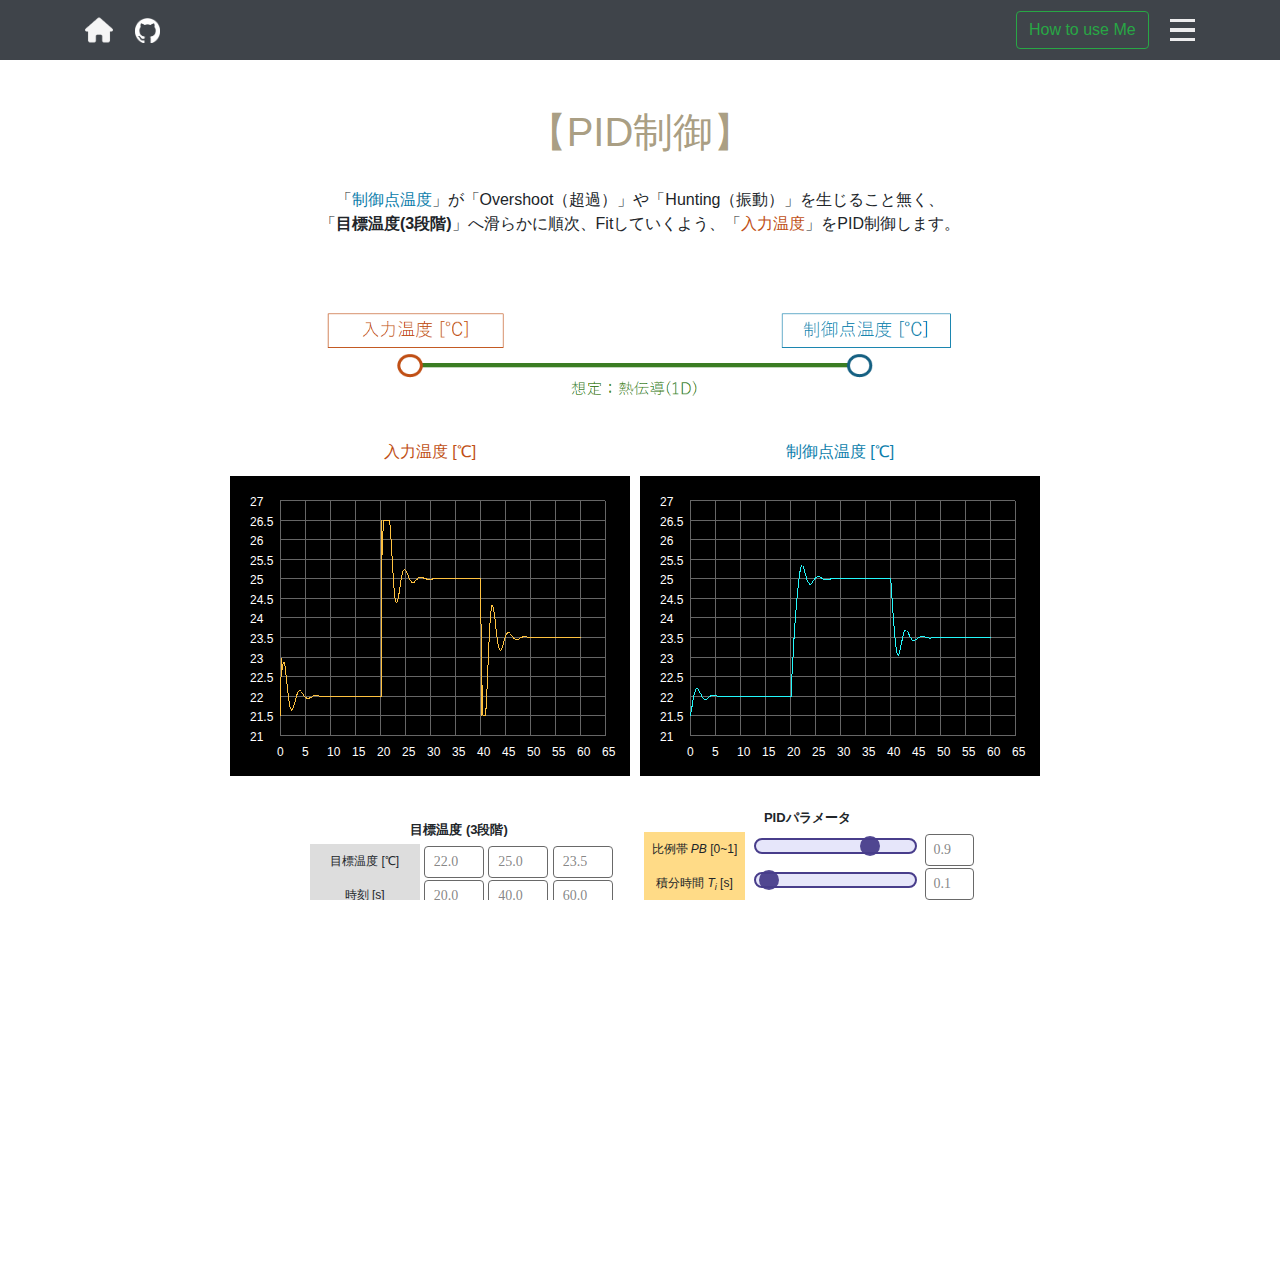
<file: index.html>
<!DOCTYPE html>
<html lang="ja">
	<head>
		<link rel="icon" type="image/vnd.microsoft.icon" href="[data-uri]">
		<meta charset="utf-8" />
		<meta name="viewport" content="width=device-width, initial-scale=1.0" />
		<!-- <meta name="viewport" content="width=1200, initial-scale=1.0" /> -->
		<title>PID制御</title>
		<style>
			* {
				margin:   0px;
				padding:  0px;
				border:   0px;
			}
			
			body {
				font-family: arial, sans-serif; 
				line-height: 20px;
			}
			
			div#footer {
				color:            #ffffff;
				background-color: #666666;
				padding: 15px 0px 15px 0px;
				clear: both;
				width: 100%;
			}
			div#footer a { text-decoration: none; }
			div#footer a:link    { color: #ffffff; background-color: #666666; }
			div#footer a:visited { color: #ffffff; background-color: #666666; }
			div#footer a:hover   { color: #ffcccc; background-color: #666666; }
			div#footer a:active  { color: #ffcccc; background-color: #666666; }
			
			.left {
				text-align: left;
				float: left;
				margin-right: 10px;
			}
			.right {
				text-align: right;
				margin-left: 10px;
			}
			.center {
				text-align: center;
			}
			
			table.center {
				text-align: center;
				margin-left:   auto; 
				margin-right:  auto; 
				margin-top: 4px;
				margin-bottom: 20px;
			}
			
			sup {
				font-size: 0.8em;
				vertical-align: 0.4em;
				line-height: 100%;
			}
			
			sub {
				font-size: 0.8em;
				vertical-align: -0.2em;
				line-height: 100%;
			}
			
			input.pid {
				border-style: inset; border-width: 2px; width: 70px;
				margin: 2px 2px 0px 4px; text-align: center;
				color: #555555; background-color: #fceab6; font-size: 13px;
				font-family: monospace;
			}
			input.plot {
				border-style: inset; border-width: 2px; width: 70px;
				margin: 2px 2px 0px 4px; text-align: center;
				color: #555555; background-color: #ddffdd; font-size: 13px;
				font-family: monospace;
			}
		</style>
		<link rel="stylesheet" href="./src/common.css" />
		<link rel="stylesheet" href="./src/bootstrap.4.3.1.min.css" />  <!-- https://getbootstrap.jp/docs/4.5/getting-started/introduction/ -->
	</head>
	
	<body>
		<!-- ======================================================================================================================================== -->
		<!-- https://getbootstrap.jp/docs/4.5/components/navbar/#supported-content -->
		<nav class="navbar navbar-dark" style="background-color: rgba(53, 58, 64, .95);">
			<div class="container">
				<!-- -------------------------------------------------------------------- -->
				<ul class="navbar-nav w-10">
					<!-- https://fontawesome.com/search?o=r&m=free -->
					<a class="nav-link" href="https://pid-controller.kii-tone.net/" target="_blank"><img src="[data-uri]" width="28" height="28" alt="Home" /></a>
				</ul>
				&nbsp; &nbsp; &nbsp;
				<ul class="navbar-nav w-10 mr-auto">
					<a class="nav-link" href="https://github.com/uyakit?tab=repositories" target="_blank"><img src="[data-uri]" width="25" height="25" alt="GitHub" /></a>
				</ul>
				<a class="btn btn-outline-success my-2 my-sm-0 mr-2" href="./src/README.html" target="_blank">How to use Me</a>
				&nbsp; &nbsp;
				<!-- -------------------------------------------------------------------- -->
				<!-- https://web-den.com/hamburger-menu-js -->
				<div class="menu-toggle" id="mobile-menu">
					<span class="bar"></span>
					<span class="bar"></span>
					<span class="bar"></span>
				</div>
				<ul class="nav-list">
					<li><a class="nav-link" href="https://www.nikko-pb.co.jp/products/k_data/P12_13.pdf" target="_blank">コード参照元</a></li>
					<li><a class="nav-link" href="https://ja.wikipedia.org/wiki/PID%E5%88%B6%E5%BE%A1#%E3%83%91%E3%83%A9%E3%83%A1%E3%83%BC%E3%82%BF%E8%AA%BF%E6%95%B4" target="_blank">PIDパラメータ調整論</a></li>
					<li><a class="nav-link" href="https://drive.google.com/file/d/16HOrQcoc2ZqmhEi3zF_O1oXhiovZL6z8/view?usp=sharing" target="_blank">使用例</a></li>
				</ul>
				<!-- -------------------------------------------------------------------- -->
			</div>
		</nav>
		<!-- ======================================================================================================================================== -->
		<br><br>
		<div style="text-align:center" width="100%">
			<h1 style="color:rgba(158, 146, 115, 0.9);">【PID制御】</h1>
		</div>
		<br>
		<div style="text-align:center" >
			<p>
				「<font color="#0D7EAB">制御点温度</font>」が「Overshoot（超過）」や「Hunting（振動）」を生じること無く、<br>
				「<b>目標温度(3段階)</b>」へ滑らかに順次、Fitしていくよう、「<font color="#C04F15">入力温度</font>」をPID制御します。
			</p>
		</div>
		<!-- ======================================================================================================================================== -->
		<div class="center">
			<br><br>
			<img src="[data-uri]" width="650" />
			<br><br>
		</div>
		<!-- ======================================================================================================================================== -->
		<table rules="groups" class="center" style="margin-top: 12px;">
			<tbody>
				<tr>
					<td style="padding-right: 10px; color: #C04F15;" valign="top">
						入力温度 [℃]
					</td>
					<td style="padding-right: 10px; color: #0D7EAB;" valign="top">
						制御点温度 [℃]
					</td>
				</tr>
				<tr>
					<td style="padding-right: 10px;" valign="top">
						<div id="graph_input"
							style="position: relative; width: 400px; height: 300px; 
									margin-left: auto; margin-right: auto; 
									margin-top: 12px; margin-bottom: 12px;
									background-color: #000000; "
									>
							<div style="position: absolute; left: 47px; bottom: 15px; font-size: 12px; color: rgb(255, 255, 255);">0</div><div style="position: absolute; left: 50px; bottom: 40px; width: 1px; height: 235px; background-color: rgb(102, 102, 102); overflow: hidden;"></div><div style="position: absolute; left: 101.167px; bottom: 15px; font-size: 12px; color: rgb(255, 255, 255);">0.5</div><div style="position: absolute; left: 104.167px; bottom: 40px; width: 1px; height: 235px; background-color: rgb(102, 102, 102); overflow: hidden;"></div><div style="position: absolute; left: 155.333px; bottom: 15px; font-size: 12px; color: rgb(255, 255, 255);">1</div><div style="position: absolute; left: 158.333px; bottom: 40px; width: 1px; height: 235px; background-color: rgb(102, 102, 102); overflow: hidden;"></div><div style="position: absolute; left: 209.5px; bottom: 15px; font-size: 12px; color: rgb(255, 255, 255);">1.5</div><div style="position: absolute; left: 212.5px; bottom: 40px; width: 1px; height: 235px; background-color: rgb(102, 102, 102); overflow: hidden;"></div><div style="position: absolute; left: 263.667px; bottom: 15px; font-size: 12px; color: rgb(255, 255, 255);">2</div><div style="position: absolute; left: 266.667px; bottom: 40px; width: 1px; height: 235px; background-color: rgb(102, 102, 102); overflow: hidden;"></div><div style="position: absolute; left: 317.833px; bottom: 15px; font-size: 12px; color: rgb(255, 255, 255);">2.5</div><div style="position: absolute; left: 320.833px; bottom: 40px; width: 1px; height: 235px; background-color: rgb(102, 102, 102); overflow: hidden;"></div><div style="position: absolute; left: 372px; bottom: 15px; font-size: 12px; color: rgb(255, 255, 255);">3</div><div style="position: absolute; left: 375px; bottom: 40px; width: 1px; height: 235px; background-color: rgb(102, 102, 102); overflow: hidden;"></div><div style="position: absolute; left: 20px; bottom: 30px; font-size: 12px; color: rgb(255, 255, 255);">-0.5</div><div style="position: absolute; left: 50px; bottom: 40px; width: 325px; height: 1px; background-color: rgb(102, 102, 102); overflow: hidden;"></div><div style="position: absolute; left: 20px; bottom: 88.75px; font-size: 12px; color: rgb(255, 255, 255);">0</div><div style="position: absolute; left: 50px; bottom: 98.75px; width: 325px; height: 1px; background-color: rgb(102, 102, 102); overflow: hidden;"></div><div style="position: absolute; left: 20px; bottom: 147.5px; font-size: 12px; color: rgb(255, 255, 255);">0.5</div><div style="position: absolute; left: 50px; bottom: 157.5px; width: 325px; height: 1px; background-color: rgb(102, 102, 102); overflow: hidden;"></div><div style="position: absolute; left: 20px; bottom: 206.25px; font-size: 12px; color: rgb(255, 255, 255);">1</div><div style="position: absolute; left: 50px; bottom: 216.25px; width: 325px; height: 1px; background-color: rgb(102, 102, 102); overflow: hidden;"></div><div style="position: absolute; left: 20px; bottom: 265px; font-size: 12px; color: rgb(255, 255, 255);">1.5</div>
							<div style="position: absolute; left: 50px; bottom: 275px; width: 325px; height: 1px; background-color: rgb(102, 102, 102); overflow: hidden;"></div>
						</div>
					</td>
					<td style="padding-right: 10px;" valign="top">
						<div id="graph_monit"
							style="position: relative; width: 400px; height: 300px; 
									margin-left: auto; margin-right: auto; 
									margin-top: 12px; margin-bottom: 12px;
									background-color: #000000; "
									>
							<div style="position: absolute; left: 47px; bottom: 15px; font-size: 12px; color: rgb(255, 255, 255);">0</div><div style="position: absolute; left: 50px; bottom: 40px; width: 1px; height: 235px; background-color: rgb(102, 102, 102); overflow: hidden;"></div><div style="position: absolute; left: 101.167px; bottom: 15px; font-size: 12px; color: rgb(255, 255, 255);">0.5</div><div style="position: absolute; left: 104.167px; bottom: 40px; width: 1px; height: 235px; background-color: rgb(102, 102, 102); overflow: hidden;"></div><div style="position: absolute; left: 155.333px; bottom: 15px; font-size: 12px; color: rgb(255, 255, 255);">1</div><div style="position: absolute; left: 158.333px; bottom: 40px; width: 1px; height: 235px; background-color: rgb(102, 102, 102); overflow: hidden;"></div><div style="position: absolute; left: 209.5px; bottom: 15px; font-size: 12px; color: rgb(255, 255, 255);">1.5</div><div style="position: absolute; left: 212.5px; bottom: 40px; width: 1px; height: 235px; background-color: rgb(102, 102, 102); overflow: hidden;"></div><div style="position: absolute; left: 263.667px; bottom: 15px; font-size: 12px; color: rgb(255, 255, 255);">2</div><div style="position: absolute; left: 266.667px; bottom: 40px; width: 1px; height: 235px; background-color: rgb(102, 102, 102); overflow: hidden;"></div><div style="position: absolute; left: 317.833px; bottom: 15px; font-size: 12px; color: rgb(255, 255, 255);">2.5</div><div style="position: absolute; left: 320.833px; bottom: 40px; width: 1px; height: 235px; background-color: rgb(102, 102, 102); overflow: hidden;"></div><div style="position: absolute; left: 372px; bottom: 15px; font-size: 12px; color: rgb(255, 255, 255);">3</div><div style="position: absolute; left: 375px; bottom: 40px; width: 1px; height: 235px; background-color: rgb(102, 102, 102); overflow: hidden;"></div><div style="position: absolute; left: 20px; bottom: 30px; font-size: 12px; color: rgb(255, 255, 255);">-0.5</div><div style="position: absolute; left: 50px; bottom: 40px; width: 325px; height: 1px; background-color: rgb(102, 102, 102); overflow: hidden;"></div><div style="position: absolute; left: 20px; bottom: 88.75px; font-size: 12px; color: rgb(255, 255, 255);">0</div><div style="position: absolute; left: 50px; bottom: 98.75px; width: 325px; height: 1px; background-color: rgb(102, 102, 102); overflow: hidden;"></div><div style="position: absolute; left: 20px; bottom: 147.5px; font-size: 12px; color: rgb(255, 255, 255);">0.5</div><div style="position: absolute; left: 50px; bottom: 157.5px; width: 325px; height: 1px; background-color: rgb(102, 102, 102); overflow: hidden;"></div><div style="position: absolute; left: 20px; bottom: 206.25px; font-size: 12px; color: rgb(255, 255, 255);">1</div><div style="position: absolute; left: 50px; bottom: 216.25px; width: 325px; height: 1px; background-color: rgb(102, 102, 102); overflow: hidden;"></div><div style="position: absolute; left: 20px; bottom: 265px; font-size: 12px; color: rgb(255, 255, 255);">1.5</div>
							<div style="position: absolute; left: 50px; bottom: 275px; width: 325px; height: 1px; background-color: rgb(102, 102, 102); overflow: hidden;"></div>
						</div>
					</td>
				</tr>
			</tbody>
		</table>
		<!-- ======================================================================================================================================== -->
		<form action=this id="sim">
			<table rules="groups" class="center" style="margin-top: 12px;">
				<tbody>
					<tr>
						<td valign="top">
							<!-- --------------------------------------------------------------------------- -->
							<table rules="groups" style="margin-top: 12px;">
								<tbody>
									<tr>
										<th colspan="7" style="font-size: 13px;">
											目標温度 (3段階)
										</th>
									</tr>
									<tr>
										<td align="center" style="height: 5px;">
										</td>
									</tr>
									<tr>
										<td align="center" style="width: 110px; background-color: #dddddd; font-size: 12px;">
											目標温度 [℃]
										</td>
										<td align="center" style="width: 60px;">
											<input type="number" class="plot" id="TEMP_goal_1_num" name="TEMP_goal_1" min="21.5" max="26.5" step="0.5" value="22.0">
										</td>
										<td>
											&nbsp;
										</td>
										<td align="center" style="width: 60px;">
											<input type="number" class="plot" id="TEMP_goal_2_num" name="TEMP_goal_2" min="21.5" max="26.5" step="0.5" value="25.0">
										</td>
										<td>
											&nbsp;
										</td>
										<td align="center" style="width: 60px;">
											<input type="number" class="plot" id="TEMP_goal_3_num" name="TEMP_goal_3" min="21.5" max="26.5" step="0.5" value="23.5">
										</td>
									</tr>
									<tr>
										<td align="center" style="width: 110px; background-color: #dddddd; font-size: 12px;">
											時刻 [s]
										</td>
										<td align="center" style="width: 60px;">
											<input type="number" class="plot" id="TIME_goal_1_num" name="TIME_goal_1" min="15.0" max="25.0" step="1.0" value="20.0">
										</td>
										<td>
											&nbsp;
										</td>
										<td align="center" style="width: 60px;">
											<input type="number" class="plot" id="TIME_goal_2_num" name="TIME_goal_2" min="35.0" max="45.0" step="1.0" value="40.0">
										</td>
										<td>
											&nbsp;
										</td>
										<td align="center" style="width: 60px;">
											<input type="number" class="plot" id="TIME_goal_3_num" name="TIME_goal_3" min="55.0" max="65.0" step="1.0" value="60.0">
										</td>
									</tr>
								</tbody>
							</table>
							<!-- --------------------------------------------------------------------------- -->
							<div hidden>
								<table rules="groups" style="margin-top: 20px;">
									<tbody>
										<tr>
											<th colspan="7" style="font-size: 13px;">
												グラフ設定 ( 時刻[s] | 温度[℃] )
											</th>
										</tr>
										<tr>
											<td align="center" style="height: 1px;">
											</td>
										</tr>
										<tr>
											<td align="center" style="width: 110px; background-color: #dddddd; font-size: 12px;">
												最大値
											</td>
											<td align="center" style="width: 60px;">
												<input type="number" class="plot" id="TIME_max_num" name="TIME_max" min="65.0" max="100.0" step="5.0" value="65.0">
											</td>
											<td align="center" style="width: 60px;">
												<input type="number" class="plot" id="TEMP_plot_max_num" name="TEMP_plot_max" min="27.0" max="35.0" step="0.5" value="27.0">
											</td>
										</tr>
										<tr>
											<td align="center" style="width: 110px; background-color: #dddddd; font-size: 12px;">
												最小値
											</td>
											<td align="center" style="width: 60px;">
												<input type="number" class="plot" id="TIME_min_num" name="TIME_min" min="0.0" max="10.0" step="5.0" value="0.0">
											</td>
											<td align="center" style="width: 60px;">
												<input type="number" class="plot" id="TEMP_plot_min_num" name="TEMP_plot_min" min="0.0" max="21.0" step="5.0" value="21.0">
											</td>
										</tr>
										<tr>
											<td align="center" style="width: 110px; background-color: #dddddd; font-size: 12px;">
												刻み
											</td>
											<td align="center" style="width: 60px;">
												<input type="number" class="plot" id="TIME_step_num" name="TIME_step" min="5.0" max="20.0" step="5.0" value="5.0">
											</td>
											<td align="center" style="width: 60px;">
												<input type="number" class="plot" id="TEMP_plot_step_num" name="TEMP_plot_step" min="0.5" max="5" step="0.5" value="0.5">
											</td>
										</tr>
									</tbody>
								</table>
							</div>
							<!-- --------------------------------------------------------------------------- -->
						</td>
						<td valign="top">
						&nbsp;&nbsp;&nbsp;&nbsp;&nbsp;&nbsp;&nbsp;&nbsp;
						</td>
						<td valign="top">
							<!-- --------------------------------------------------------------------------- -->
							<table rules="groups">
								<tbody>
									<!-- ------------------------------------------------------------------------------------ -->
									<tr>
										<th colspan="7" style="font-size: 13px;">
											PIDパラメータ
										</th>
									</tr>
									<tr>
										<td align="center" style="height: 5px;">
										</td>
									</tr>
									<!-- ------------------------------------------------------------------------------------ -->
									<tr class="params">
										<td align="center" style="width: 120px; background-color: #ffdb87; font-size: 12px;">
											比例帯 <i>PB</i> [0~1]
										</td>
										<td>
											&nbsp;&nbsp;
										</td>
										<td align="center" style="width: 50%;">
											<input type="range"  width="12px" id="PID_pb_rng" min="0.6" max="1" step="0.01" value="0.9">
										</td>
										<td>
											&nbsp;
										</td>
										<td align="center" style="width: 60px;">
											<input type="number" class="pid" id="PID_pb_num" name="PID_pb" min="0.6" max="1" step="0.01" value="0.9">
										</td>
									</tr>
									<!-- ------------------------------------------------------------------------------------ -->
									<tr class="params">
										<td align="center" style="width: 120px; background-color: #ffdb87; font-size: 12px;">
											積分時間 <i>T<sub>i</sub></i> [s]
										</td>
										<td>
											&nbsp;&nbsp;
										</td>
										<td align="center" style="width: 50%;">
											<input type="range"  width="100%" id="PID_i_rng" min="0.07" max="1.5" step="0.01" value="0.1">
										</td>
										<td>
											&nbsp;
										</td>
										<td align="center" style="width: 60px;">
											<input type="number" class="pid" id="PID_i_num" name="PID_i" min="0.07" max="1.5" step="0.01" value="0.1">
										</td>
									</tr>
									<!-- ------------------------------------------------------------------------------------ -->
									<tr class="params">
										<td align="center" style="width: 120px; background-color: #ffdb87; font-size: 12px;">
											微分時間 <i>T<sub>d</sub></i> [s]
										</td>
										<td>
											&nbsp;&nbsp;
										</td>
										<td align="center" style="width: 50%;">
											<input type="range"  width="100%" id="PID_d_rng" min="0.0" max="0.5" step="0.01" value="0.25">
										</td>
										<td>
											&nbsp;
										</td>
										<td align="center" style="width: 60px;">
											<input type="number" class="pid" id="PID_d_num" name="PID_d" min="0.0" max="0.5" step="0.01" value="0.25">
										</td>
									</tr>
									<!-- ------------------------------------------------------------------------------------ -->
								</tbody>
							</table>
							<br>
							<table rules="groups">
								<tbody>
									<!-- ------------------------------------------------------------------------------------ -->
									<tr>
										<th colspan="7" style="font-size: 13px;">
											入力温度
										</th>
									</tr>
									<tr>
										<td align="center" style="height: 5px;">
										</td>
									</tr>
									<!-- ------------------------------------------------------------------------------------ -->
									<tr>
										<td align="center" style="width: 120px; background-color: #dddddd; font-size: 12px;">
											制御周期 <i>Δtc</i> [s]
										</td>
										<td align="center" style="width: 60px;">
											<input type="number" class="plot" id="PID_dt_num" name="PID_dt" min="0.1" max="0.5" step="0.01" value="0.15">
										</td>
									</tr>
									<!-- ------------------------------------------------------------------------------------ -->
									<tr>
										<td align="center" style="width: 120px; background-color: #dddddd; font-size: 12px;">
											上限 [℃]
										</td>
										<td align="center" style="width: 60px;">
											<input type="number" class="plot" id="TEMP_input_limU_num" name="TEMP_input_limU" min="24.5" max="26.5" step="0.1" value="26.5">
										</td>
									</tr>
									<!-- ------------------------------------------------------------------------------------ -->
									<tr>
										<td align="center" style="width: 120px; background-color: #dddddd; font-size: 12px;">
											下限 [℃]
										</td>
										<td align="center" style="width: 60px;">
											<input type="number" class="plot" id="TEMP_input_limL_num" name="TEMP_input_limL" min="21.5" max="23.5" step="0.1" value="21.5">
										</td>
									</tr>
									<!-- ------------------------------------------------------------------------------------ -->
								</tbody>
							</table>
						</td>
					</tr>
				</tbody>
			</table>
		</form>
		<!-- ======================================================================================================================================== -->
		<footer class="bg-light text-muted mt-5">
		  <div class="container">
			<div class="row pt-5 pb-3">
			  <div class="col-sm-12 text-center">
				<p>
				  Copyright (c) 2024  <a href="https://www.linkedin.com/in/yuya-kitano/" target="_blank">Yuya KITANO</a><br>
				  &nbsp; &nbsp; Released under <a href="https://opensource.org/licenses/mit-license.php" target="_blank">the MIT license</a>
				</p>
			  </div>
			</div>
		  </div>
		</footer>
		<!-- ======================================================================================================================================== -->
		<script>
			// -----------------------
			let TIME_max = 65.0;
			let TIME_min = 0.0;
			let TIME_step = 5.0;
			let TIME_now = TIME_min;
			
			let TIME_goal_1 = 20.0;
			let TIME_goal_2 = 40.0;
			let TIME_goal_3 = 60.0;
			// -----------------------
			let TEMP_goal_1 = 22.0;
			let TEMP_goal_2 = 25.0;
			let TEMP_goal_3 = 23.5;
			
			let TEMP_plot_max = 27.0;
			let TEMP_plot_min = 21.0;
			let TEMP_plot_step = 0.5;
			
			let TEMP_input_limU = 26.5; //給気保障温度 上限[℃]
			let TEMP_input_limL = 21.5; //給気保障温度 下限[℃]
			let TEMP_input = TEMP_input_limL;
			let TEMP_input_prev = TEMP_input_limL;
			let TEMP_monit = TEMP_input_limL;
			
			let arrTEMP_input = {};
			let arrTEMP_monit = {};
			// -----------------------
			let PID_pb = 0.9;  // PB[比例帯の給気温度設定幅に占める割合；0～1]
			let PID_i = 0.07;  // 積分時間[s]
			let PID_d = 0.5;   // 微分時間[s]
			let PID_dt = 0.15;
			
			let PID_error = 0;
			let PID_error_prev = 0;
			let PID_error_prev2 = 0;
			let PID_itemD = 0;
			let PID_itemD_prev = 0;
			//==================================================================
			// Reset
			window.addEventListener('load', () => {
				updateGraph('sim', 400, 300);
			});
			//==================================================================
			function updateGraph(form_id, width, height) {
				let forms = document.getElementById(form_id);
				//-------------------------------------------------
				TIME_goal_1 = parseFloat(forms.TIME_goal_1.value);
				TEMP_goal_1 = parseFloat(forms.TEMP_goal_1.value);
				TIME_goal_2 = parseFloat(forms.TIME_goal_2.value);
				TEMP_goal_2 = parseFloat(forms.TEMP_goal_2.value);
				TIME_goal_3 = parseFloat(forms.TIME_goal_3.value);
				TEMP_goal_3 = parseFloat(forms.TEMP_goal_3.value);
				if (isNaN(TIME_goal_1) || isNaN(TIME_goal_2) || isNaN(TIME_goal_3) ||
					isNaN(TEMP_goal_1) || isNaN(TEMP_goal_2) || isNaN(TEMP_goal_3) ) {
					alert("[目標温度 (3段階)] に入力ミスがあります");
					return;
				} 
				
				TIME_max = parseFloat(forms.TIME_max.value);
				TIME_min = parseFloat(forms.TIME_min.value);
				TIME_step = parseFloat(forms.TIME_step.value);
				
				
				TEMP_plot_max = parseFloat(forms.TEMP_plot_max.value);
				TEMP_plot_min = parseFloat(forms.TEMP_plot_min.value);
				TEMP_plot_step = parseFloat(forms.TEMP_plot_step.value);
				if (isNaN(TIME_min) || isNaN(TIME_max) || isNaN(TIME_step) ||
					isNaN(TEMP_plot_min) || isNaN(TEMP_plot_max) || isNaN(TEMP_plot_step) ) {
					alert("[グラフ設定] に入力ミスがあります");
					return;
				}
				//-------------------------------------------------
				PID_pb = parseFloat(forms.PID_pb.value);
				PID_i = parseFloat(forms.PID_i.value);
				PID_d = parseFloat(forms.PID_d.value);
				PID_dt = parseFloat(forms.PID_dt.value);
				if (isNaN(PID_pb) || isNaN(PID_d) || isNaN(PID_d) || isNaN(PID_dt)) {
					alert("[PIDパラメータ] に入力ミスがあります");
					return;
				}
				
				TEMP_input_limU = parseFloat(forms.TEMP_input_limU.value);
				if (isNaN(TEMP_input_limU)) {
					alert("[温度制御 上限] に入力ミスがあります");
					return;
				}
				
				TEMP_input_limL = parseFloat(forms.TEMP_input_limL.value);
				if (isNaN(TEMP_input_limL)) {
					alert("[温度制御 下限] に入力ミスがあります");
					return;
				}
				//--------------------------------------------------------------------------
				// Initialize
				TIME_now = TIME_min;
				
				TEMP_input = TEMP_input_limL;
				TEMP_input_prev = TEMP_input_limL;
				TEMP_monit = TEMP_input_limL;
				
				PID_error_prev2 = PID_error_prev;
				PID_error_prev	= PID_error;
				PID_itemD_prev = PID_itemD;
				//--------------------------------------------------------------------------
				// Time Marching
				arrTIME = [];
				arrTIME[0] = TIME_now;
				arrTEMP_input = [];
				arrTEMP_input[0] = TEMP_input;
				arrTEMP_monit = [];
				arrTEMP_monit[0] = TEMP_monit;
				
				marchTime(TIME_goal_1, TEMP_goal_1);
				marchTime(TIME_goal_2, TEMP_goal_2);
				marchTime(TIME_goal_3, TEMP_goal_3);
				//--------------------------------------------------------------------------
				// Graph @Input
				gopen(
					'graph_input', 
					TIME_min,
					TIME_max,
					TIME_step,
					TEMP_plot_min,
					TEMP_plot_max,
					TEMP_plot_step,
					width,
					height,
					25, 25, 40, 50,
					"#ffc240"
				);
				
				for (let i = 0; i < arrTIME.length; i++) {
					gplot(arrTIME[i], arrTEMP_input[i]);
				}
				
				gclose();
				//--------------------------------------------------------------------------
				// Graph @Monitor
				gopen(
					'graph_monit', 
					TIME_min,
					TIME_max,
					TIME_step,
					TEMP_plot_min,
					TEMP_plot_max,
					TEMP_plot_step,
					width,
					height,
					25, 25, 40, 50,
					"#23f9fc"
				);
				
				for (let i = 0; i < arrTIME.length; i++) {
					gplot(arrTIME[i], arrTEMP_monit[i]);
				}
				
				gclose();
				//--------------------------------------------------------------------------
			};
			//==================================================================
			function marchTime(TIME_goal, TEMP_goal) {
				//********************************************************************************************************
				let PID_eta = 0.12;  // 微分係数η ※通常0.1～0.125
				let PID_Kp = Math.abs(TEMP_input_limU - TEMP_input_limL)/PID_pb;  // 「比例ゲインKp」vs「比例帯Proportional Band」：「反比例」関係
				//********************************************************************************************************
				let cyc = 0;
				
				while (TIME_now < TIME_goal) {
					//--------------------------
					cyc += 1;
					TIME_now += PID_dt;
					//--------------------------
					let flag_Heater = 0;
					
					if (TEMP_goal > TEMP_monit) {
						flag_Heater = 1;
					}
					//--------------------------
					//################################################################################
					//--------------------------------------------------------------------------
					//操作量[%]  https://www.fa.omron.co.jp/guide/technicalguide/53/103/index.html
					
					let PID_power;
					// #一先ず、冷房想定
						   if ( TEMP_goal - TEMP_monit > Math.abs(TEMP_input_limU - TEMP_input_limL) * PID_pb * 0.5 ) { //比例帯の「下」に外れる場合
						PID_power = 0.0;  //出力OFF
					} else if ( TEMP_monit - TEMP_goal > Math.abs(TEMP_input_limU - TEMP_input_limL) * PID_pb * 0.5 ) { //比例帯の「上」に外れる場合
						PID_power = 1.0;  //出力全開
					} else {
						PID_power = (TEMP_monit - TEMP_goal + Math.abs(TEMP_input_limU - TEMP_input_limL) * PID_pb * 0.5)
						                                   / (Math.abs(TEMP_input_limU - TEMP_input_limL) * PID_pb);
					}
					//--------------------------------------------------------------------------
					if (flag_Heater > 0) {
						PID_power = 1 - PID_power;
					}
					//--------------------------------------------------------------------------
					// 偏差Error（設定値Set point Variable－測定値Process Variable）
					PID_error =	(TEMP_goal - TEMP_monit)/(Math.abs(TEMP_input_limU - TEMP_input_limL) * PID_pb);
					//--------------------------------------------------------------------------
					// ※「1次遅れフィルタ」 ※高周波成分を除去
					let PID_filter = PID_d/(PID_dt + PID_eta * PID_d);
					//--------------------------------------------------------------------------
					// 操作信号（Manipulative Variable）
					PID_itemD = PID_filter * PID_eta * PID_itemD_prev
							  + PID_filter * (PID_error - 2 * PID_error_prev + PID_error_prev2);
					
					//実用偏差ディジタル PID（速度型；不完全微分） https://www.nikko-pb.co.jp/products/k_data/P12_13.pdf （5.15）式
					TEMP_input = TEMP_input_prev + PID_power * PID_Kp
					            * ( (PID_error - PID_error_prev)
					               + PID_error * PID_dt/PID_i
					               + PID_itemD
					               );
					//--------------------------------------------------------------------------
					//給気保障温度
					 if (TEMP_input < TEMP_input_limL) TEMP_input = TEMP_input_limL; 
					 if (TEMP_input > TEMP_input_limU) TEMP_input = TEMP_input_limU;
					//--------------------------------------------------------------------------
					// Update 'Prev' series
					PID_error_prev2 = PID_error_prev;
					PID_error_prev = PID_error;
					PID_itemD_prev = PID_itemD;
					TEMP_input_prev = TEMP_input;
					//--------------------------------------------------------------------------
					//################################################################################
					//---------------------------------------------
					TEMP_monit += (TEMP_input - TEMP_monit) * 0.1;  //単純な熱伝導を仮定
					
					arrTIME.push(TIME_now);
					arrTEMP_monit.push(TEMP_monit);
					arrTEMP_input.push(TEMP_input);
					//---------------------------------------------
				}
			}
			//==================================================================
			// リアルタイム更新 @Pb
			const PID_pb_rng = document.getElementById('sim').PID_pb_rng;
			const PID_pb_num = document.getElementById('sim').PID_pb_num;
			let PID_pb_max = 1.0;
			let PID_pb_ini = 0.9;
			let PID_pb_min = 0.6;
			
			PID_pb_rng.oninput = (() => {
				PID_pb_num.value = PID_pb_rng.value;
				setAllRangesOff();
				updateRangeStyles(PID_pb_rng, PID_pb_num, true);
				updateGraph('sim', 400, 300);
			});
			
			PID_pb_rng.onmouseup = (()=>{
				setAllRangesOff();
			});
			
			PID_pb_rng.onblur = (()=>{
				setAllRangesOff();
			});
			
			PID_pb_num.addEventListener(`change`, () => {
				PID_pb_num.value = PID_pb_num.value == "" ? PID_pb_ini : PID_pb_num.value;
				PID_pb_num.value = Number(PID_pb_num.value);
				PID_pb_num.value = isNaN(PID_pb_num.value) ? PID_pb_ini : PID_pb_num.value;
				PID_pb_num.value = PID_pb_num.value > PID_pb_max ? PID_pb_max : PID_pb_num.value;
				PID_pb_num.value = PID_pb_num.value < PID_pb_min ? PID_pb_min : PID_pb_num.value;
				PID_pb_rng.value = PID_pb_num.value;
				
				setAllRangesOff();
				updateRangeStyles(PID_pb_rng, PID_pb_num, true);
				updateGraph('sim', 400, 300);
			});
			
			PID_pb_num.onmouseup = (()=>{
				setAllRangesOff();
			});
			
			PID_pb_num.onblur = (()=>{
				setAllRangesOff();
			});
			//==================================================================
			// リアルタイム更新 @Ti
			const PID_i_rng = document.getElementById('sim').PID_i_rng;
			const PID_i_num = document.getElementById('sim').PID_i_num;
			let PID_i_max = 1.5;
			let PID_i_ini = 0.1;
			let PID_i_min = 0.07;
			
			PID_i_rng.oninput = (() => {
				PID_i_num.value = PID_i_rng.value;
				setAllRangesOff();
				updateRangeStyles(PID_i_rng, PID_i_num, true);
				updateGraph('sim', 400, 300);
			});
			
			PID_i_rng.onmouseup = (()=>{
				setAllRangesOff();
			});
			
			PID_i_rng.onblur = (()=>{
				setAllRangesOff();
			});
			
			PID_i_num.addEventListener(`change`, () => {
				PID_i_num.value = PID_i_num.value == "" ? PID_i_ini : PID_i_num.value;
				PID_i_num.value = Number(PID_i_num.value);
				PID_i_num.value = isNaN(PID_i_num.value) ? PID_i_ini : PID_i_num.value;
				PID_i_num.value = PID_i_num.value > PID_i_max ? PID_i_max : PID_i_num.value;
				PID_i_num.value = PID_i_num.value < PID_i_min ? PID_i_min : PID_i_num.value;
				PID_i_rng.value = PID_i_num.value;
				
				setAllRangesOff();
				updateRangeStyles(PID_i_rng, PID_i_num, true);
				updateGraph('sim', 400, 300);
			});
			
			PID_i_num.onmouseup = (()=>{
				setAllRangesOff();
			});
			
			PID_i_num.onblur = (()=>{
				setAllRangesOff();
			});
			//==================================================================
			// リアルタイム更新 @Td
			const PID_d_rng = document.getElementById('sim').PID_d_rng;
			const PID_d_num = document.getElementById('sim').PID_d_num;
			let PID_d_max = 0.5;
			let PID_d_ini = 0.25;
			let PID_d_min = 0.0;
			
			PID_d_rng.oninput = (() => {
				PID_d_num.value = PID_d_rng.value;
				setAllRangesOff();
				updateRangeStyles(PID_d_rng, PID_d_num, true);
				updateGraph('sim', 400, 300);
			});
			
			PID_d_rng.onmouseup = (()=>{
				setAllRangesOff();
			});
			
			PID_d_rng.onblur = (()=>{
				setAllRangesOff();
			});
			
			PID_d_num.addEventListener(`change`, () => {
				PID_d_num.value = PID_d_num.value == "" ? PID_d_ini : PID_d_num.value;
				PID_d_num.value = Number(PID_d_num.value);
				PID_d_num.value = isNaN(PID_d_num.value) ? PID_d_ini : PID_d_num.value;
				PID_d_num.value = PID_d_num.value > PID_d_max ? PID_d_max : PID_d_num.value;
				PID_d_num.value = PID_d_num.value < PID_d_min ? PID_d_min : PID_d_num.value;
				PID_d_rng.value = PID_d_num.value;
				
				setAllRangesOff();
				updateRangeStyles(PID_d_rng, PID_d_num, true);
				updateGraph('sim', 400, 300);
			});
			
			PID_d_num.onmouseup = (()=>{
				setAllRangesOff();
			});
			
			PID_d_num.onblur = (()=>{
				setAllRangesOff();
			});
			//==================================================================
			const TIME_goal_1_num = document.getElementById('sim').TIME_goal_1_num;
			let TIME_goal_1_num_max = 25.0;
			let TIME_goal_1_num_ini = 20.0;
			let TIME_goal_1_num_min = 15.0;
			
			TIME_goal_1_num.addEventListener(`change`, () => {
				TIME_goal_1_num.value = TIME_goal_1_num.value == "" ? TIME_goal_1_num_ini : TIME_goal_1_num.value;
				TIME_goal_1_num.value = Number(TIME_goal_1_num.value);
				TIME_goal_1_num.value = isNaN(TIME_goal_1_num.value) ? TIME_goal_1_num_ini : TIME_goal_1_num.value;
				TIME_goal_1_num.value = TIME_goal_1_num.value > TIME_goal_1_num_max ? TIME_goal_1_num_max : TIME_goal_1_num.value;
				TIME_goal_1_num.value = TIME_goal_1_num.value < TIME_goal_1_num_min ? TIME_goal_1_num_min : TIME_goal_1_num.value;
				
				updateGraph('sim', 400, 300);
			});
			//==================================================================
			const TIME_goal_2_num = document.getElementById('sim').TIME_goal_2_num;
			let TIME_goal_2_num_max = 45.0;
			let TIME_goal_2_num_ini = 40.0;
			let TIME_goal_2_num_min = 35.0;
			
			TIME_goal_2_num.addEventListener(`change`, () => {
				TIME_goal_2_num.value = TIME_goal_2_num.value == "" ? TIME_goal_2_num_ini : TIME_goal_2_num.value;
				TIME_goal_2_num.value = Number(TIME_goal_2_num.value);
				TIME_goal_2_num.value = isNaN(TIME_goal_2_num.value) ? TIME_goal_2_num_ini : TIME_goal_2_num.value;
				TIME_goal_2_num.value = TIME_goal_2_num.value > TIME_goal_2_num_max ? TIME_goal_2_num_max : TIME_goal_2_num.value;
				TIME_goal_2_num.value = TIME_goal_2_num.value < TIME_goal_2_num_min ? TIME_goal_2_num_min : TIME_goal_2_num.value;
				
				updateGraph('sim', 400, 300);
			});
			//==================================================================
			const TIME_goal_3_num = document.getElementById('sim').TIME_goal_3_num;
			let TIME_goal_3_num_max = 65.0;
			let TIME_goal_3_num_ini = 60.0;
			let TIME_goal_3_num_min = 55.0;
			
			TIME_goal_3_num.addEventListener(`change`, () => {
				TIME_goal_3_num.value = TIME_goal_3_num.value == "" ? TIME_goal_3_num_ini : TIME_goal_3_num.value;
				TIME_goal_3_num.value = Number(TIME_goal_3_num.value);
				TIME_goal_3_num.value = isNaN(TIME_goal_3_num.value) ? TIME_goal_3_num_ini : TIME_goal_3_num.value;
				TIME_goal_3_num.value = TIME_goal_3_num.value > TIME_goal_3_num_max ? TIME_goal_3_num_max : TIME_goal_3_num.value;
				TIME_goal_3_num.value = TIME_goal_3_num.value < TIME_goal_3_num_min ? TIME_goal_3_num_min : TIME_goal_3_num.value;
				
				updateGraph('sim', 400, 300);
			});
			//==================================================================
			const TEMP_goal_1_num = document.getElementById('sim').TEMP_goal_1_num;
			let TEMP_goal_1_num_max = 26.5;
			let TEMP_goal_1_num_ini = 22.0;
			let TEMP_goal_1_num_min = 21.5;
			
			TEMP_goal_1_num.addEventListener(`change`, () => {
				TEMP_goal_1_num.value = TEMP_goal_1_num.value == "" ? TEMP_goal_1_num_ini : TEMP_goal_1_num.value;
				TEMP_goal_1_num.value = Number(TEMP_goal_1_num.value);
				TEMP_goal_1_num.value = isNaN(TEMP_goal_1_num.value) ? TEMP_goal_1_num_ini : TEMP_goal_1_num.value;
				TEMP_goal_1_num.value = TEMP_goal_1_num.value > TEMP_goal_1_num_max ? TEMP_goal_1_num_max : TEMP_goal_1_num.value;
				TEMP_goal_1_num.value = TEMP_goal_1_num.value < TEMP_goal_1_num_min ? TEMP_goal_1_num_min : TEMP_goal_1_num.value;
				
				updateGraph('sim', 400, 300);
			});
			//==================================================================
			const TEMP_goal_2_num = document.getElementById('sim').TEMP_goal_2_num;
			let TEMP_goal_2_num_max = 26.5;
			let TEMP_goal_2_num_ini = 25.0;
			let TEMP_goal_2_num_min = 21.5;
			
			TEMP_goal_2_num.addEventListener(`change`, () => {
				TEMP_goal_2_num.value = TEMP_goal_2_num.value == "" ? TEMP_goal_2_num_ini : TEMP_goal_2_num.value;
				TEMP_goal_2_num.value = Number(TEMP_goal_2_num.value);
				TEMP_goal_2_num.value = isNaN(TEMP_goal_2_num.value) ? TEMP_goal_2_num_ini : TEMP_goal_2_num.value;
				TEMP_goal_2_num.value = TEMP_goal_2_num.value > TEMP_goal_2_num_max ? TEMP_goal_2_num_max : TEMP_goal_2_num.value;
				TEMP_goal_2_num.value = TEMP_goal_2_num.value < TEMP_goal_2_num_min ? TEMP_goal_2_num_min : TEMP_goal_2_num.value;
				
				updateGraph('sim', 400, 300);
			});
			//==================================================================
			const TEMP_goal_3_num = document.getElementById('sim').TEMP_goal_3_num;
			let TEMP_goal_3_num_max = 26.5;
			let TEMP_goal_3_num_ini = 23.5;
			let TEMP_goal_3_num_min = 21.5;
			
			TEMP_goal_3_num.addEventListener(`change`, () => {
				TEMP_goal_3_num.value = TEMP_goal_3_num.value == "" ? TEMP_goal_3_num_ini : TEMP_goal_3_num.value;
				TEMP_goal_3_num.value = Number(TEMP_goal_3_num.value);
				TEMP_goal_3_num.value = isNaN(TEMP_goal_3_num.value) ? TEMP_goal_3_num_ini : TEMP_goal_3_num.value;
				TEMP_goal_3_num.value = TEMP_goal_3_num.value > TEMP_goal_3_num_max ? TEMP_goal_3_num_max : TEMP_goal_3_num.value;
				TEMP_goal_3_num.value = TEMP_goal_3_num.value < TEMP_goal_3_num_min ? TEMP_goal_3_num_min : TEMP_goal_3_num.value;
				
				updateGraph('sim', 400, 300);
			});
			//==================================================================
			const PID_dt_num = document.getElementById('sim').PID_dt_num;
			let PID_dt_num_max = 0.5;
			let PID_dt_num_ini = 0.15;
			let PID_dt_num_min = 0.1;
			
			PID_dt_num.addEventListener(`change`, () => {
				PID_dt_num.value = PID_dt_num.value == "" ? PID_dt_num_ini : PID_dt_num.value;
				PID_dt_num.value = Number(PID_dt_num.value);
				PID_dt_num.value = isNaN(PID_dt_num.value) ? PID_dt_num_ini : PID_dt_num.value;
				PID_dt_num.value = PID_dt_num.value > PID_dt_num_max ? PID_dt_num_max : PID_dt_num.value;
				PID_dt_num.value = PID_dt_num.value < PID_dt_num_min ? PID_dt_num_min : PID_dt_num.value;
				
				updateGraph('sim', 400, 300);
			});
			//==================================================================
			const TEMP_input_limU_num = document.getElementById('sim').TEMP_input_limU_num;
			let TEMP_input_limU_num_max = 26.5;
			let TEMP_input_limU_num_ini = 26.5;
			let TEMP_input_limU_num_min = 24.5;
			
			TEMP_input_limU_num.addEventListener(`change`, () => {
				TEMP_input_limU_num.value = TEMP_input_limU_num.value == "" ? TEMP_input_limU_num_ini : TEMP_input_limU_num.value;
				TEMP_input_limU_num.value = Number(TEMP_input_limU_num.value);
				TEMP_input_limU_num.value = isNaN(TEMP_input_limU_num.value) ? TEMP_input_limU_num_ini : TEMP_input_limU_num.value;
				TEMP_input_limU_num.value = TEMP_input_limU_num.value > TEMP_input_limU_num_max ? TEMP_input_limU_num_max : TEMP_input_limU_num.value;
				TEMP_input_limU_num.value = TEMP_input_limU_num.value < TEMP_input_limU_num_min ? TEMP_input_limU_num_min : TEMP_input_limU_num.value;
				
				updateGraph('sim', 400, 300);
			});
			//==================================================================
			const TEMP_input_limL_num = document.getElementById('sim').TEMP_input_limL_num;
			let TEMP_input_limL_num_max = 23.5;
			let TEMP_input_limL_num_ini = 21.5;
			let TEMP_input_limL_num_min = 21.5;
			
			TEMP_input_limL_num.addEventListener(`change`, () => {
				TEMP_input_limL_num.value = TEMP_input_limL_num.value == "" ? TEMP_input_limL_num_ini : TEMP_input_limL_num.value;
				TEMP_input_limL_num.value = Number(TEMP_input_limL_num.value);
				TEMP_input_limL_num.value = isNaN(TEMP_input_limL_num.value) ? TEMP_input_limL_num_ini : TEMP_input_limL_num.value;
				TEMP_input_limL_num.value = TEMP_input_limL_num.value > TEMP_input_limL_num_max ? TEMP_input_limL_num_max : TEMP_input_limL_num.value;
				TEMP_input_limL_num.value = TEMP_input_limL_num.value < TEMP_input_limL_num_min ? TEMP_input_limL_num_min : TEMP_input_limL_num.value;
				
				updateGraph('sim', 400, 300);
			});
			//==================================================================
			function updateRangeStyles (objRng, objNum, isOn) {
				let color_thumb_on = 'rgba(124, 252, 0, .95)';
				let color_thumb_off = 'rgba(72, 61, 139, .95)';
				let color_thumb_shadow_on = 'rgba(0, 0, 255, .1)';
				let color_thumb_shadow_off = 'none';
				let color_num_on = 'rgba(50, 205, 50, .95)';
				let color_num_off = 'rgba(128, 128, 128, .95)';
				let size_num_on = '14.5px';
				let size_num_off = '13px';
				let color_thumb = color_thumb_off;
				let color_thumb_shadow = color_thumb_shadow_off;
				let color_num = color_num_off;
				let size_num = size_num_off;
				
				if (isOn) {
					color_thumb = color_thumb_on;
					color_thumb_shadow = color_thumb_shadow_on;
					color_num = color_num_on;
					size_num = size_num_on;
				}
				
				objRng.style.setProperty('--color-range-thumb-background', color_thumb);
				objRng.style.setProperty('--color-range-thumb-box-shadow', color_thumb_shadow);
				objNum.style.color = color_num;
				objNum.style.fontSize = size_num;
			}
			//==================================================================
			function setAllRangesOff () {
				updateRangeStyles(PID_pb_rng, PID_pb_num, false);
				updateRangeStyles(PID_i_rng, PID_i_num, false);
				updateRangeStyles(PID_d_rng, PID_d_num, false);
			}
			//==================================================================
			//Hamburger menu
			const mobileMenu = document.getElementById("mobile-menu");
			const navList = document.querySelector(".nav-list");
			
			mobileMenu.addEventListener("click", () => {
				navList.classList.toggle("nav-active");
				mobileMenu.classList.toggle("toggle");
			});
			//==================================================================
			function round( number, precision ) {
				let shift = function (number, precision, reverseShift) {
					if (reverseShift) {
						precision = -precision;
					}
					let numArray = ("" + number).split("e");
					return +(numArray[0] + "e" + (numArray[1] ? (+numArray[1] + precision) : precision));
				};
				return shift(Math.round(shift(number, precision, false)), precision, true);
			}
			//==================================================================
		</script>
		
		<script src="./src/plotter.js" type="text/javascript"></script>
		<script src="./src/bootstrap@5.2.3.bundle.min.js" type="text/javascript"></script>
	</body>
</html>
</file>
<file: src/common.css>
:root {
  --color-range-background: #e6e6fa;
  --color-range-border: #483d8b;
  --color-range-thumb-background: rgba(72, 61, 139, .95);
  --color-range-thumb-box-shadow:  none;
  /* Colors : https://www.colordic.org/ */
}
/* ------------------------------------------------------------------- */
html, body {
  height: 100%;
  min-width:400px;
  overflow-x: hidden;  /* 横スクロールのみ無効 */
}

.outerframe main {
  display: flex;
  position: relative;
  padding-top: 3.5rem;
  top: 0;
  right: 0;
  bottom: 0;
  left: 0;
}

.outerframe {
  min-height: 100%;
  position: relative;
}

.outerframe > .container {
  padding-bottom: 10rem;
}

.outerframe > footer {
  position: absolute;
  bottom: 0;
  width: 100%;
  height: 8rem;
}
/* ------------------------------------------------------------------- */
/* TABLES @input[type="range"] */

.table-plotter{
  width: 90%; /* 要素の横幅 */
  line-height: 0.5em; /* 行高さ */
  border-collapse: separate; /* 隣接セルの罫線を重離して表示 */
  border-spacing: 10px 20px;
  font-family: "メイリオ", calibri;/* フォントスタイル */
  font-size: 13px; /* フォントサイズ */
  color: #2e8b57; /* フォント色 */
  /* font-weight: bold; /* フォント太さ */
}

.table-params{
  width: 90%; /* 要素の横幅 */
  line-height: 0.5em; /* 行高さ */
  border-collapse: separate; /* 隣接セルの罫線を重離して表示 */
  border-spacing: 10px 20px;
  font-family: "メイリオ", calibri;/* フォントスタイル */
  font-size: 13px; /* フォントサイズ *
  /* font-weight: bold; /* フォント太さ */
}

.table-params tbody td{
  padding:10px; /* セル余白(上下:左右) */
  color:#ffffff; /* フォント色 */
  text-align:center; /* テキスト位置 */
  /* text-shadow:1px 1px 1px #fff; /* テキストフォント影 */
  /* background-color:rgba(49,169,238,0.3); */
  border: 2px solid #ffffff; /* 罫線スタイル */
  border-radius: 12px; /* 罫線:角丸 */
}

tr[ class="params"] {
  background-color: White; /* デフォルト背景色 */
}

tr[ class="params"]:hover {
  background-color: rgba(104, 247, 161, .4);  /* 行背景色 */
  color: rgba(66, 207, 122, 1.0); /* 文字色 */
}
/* ------------------------------------------------------------------- */
/* SLIDERS @input[type="range"] */
/* https://www.webdesignleaves.com/pr/css/input-range-style.html */

input[type="range"] {
  -webkit-appearance: none;
  appearance: none;
  cursor: pointer;
  outline: none;
  background: var(--color-range-background);
  height: 16px;
  width: 100%;
  border-radius: 12px;
  border: solid 2px var(--color-range-border);
}
/* -------------------- */
/* Thumb: Chrome, Safari, Opera, Edge Chromium */
input[type="range"]::-webkit-slider-thumb {
  -webkit-appearance: none;
  appearance: none;
  height: 20px;
  width: 20px;
  background-color: var(--color-range-thumb-background);
  box-shadow: 0 0 0 7px var(--color-range-thumb-box-shadow);
  border-radius: 50%;
}
/* -------------------- */
/* Thumb: Firefox */
input[type="range"]::-moz-range-thumb {
  border: none; /* つまみ部の枠線削除 */
  height: 20px;
  width: 20px;
  background-color: var(--color-range-thumb-background);
  box-shadow: 0 0 0 7px var(--color-range-thumb-box-shadow);
  border-radius: 50%;
}
/* -------------------- */
input[type="number"] {
  font-family: "メイリオ", calibri;/* フォントスタイル */
  font-size: 14px; /* フォントサイズ */
  color: rgba(128, 128, 128, .95); /* フォント色 */
  appearance: none;
  cursor: pointer;
  outline: none;
  background: #ffffff;
  height: 32px;
  width: 100%;
  border-radius: 12px;
  border: 1px solid #696969; /* 罫線スタイル */
  border-radius: 4px; /* 罫線: 角丸 */
}
/* ------------------------------------------------------------------- */
.navbar {
  z-index: 100;
}

/* https://web-den.com/hamburger-menu-js */

.nav-list {
  list-style: none; /* リストスタイル無し */
  display: flex; /* 水平表示 */
  margin: 0; /* 外部余白なし */
}

.nav-list li {
  padding: 0 0px; /* 各アイテムの内部余白 */
}

.nav-list a {
  text-decoration: none; /* アンダーラインなし */
  color: rgba(245, 245, 245, .95); /* リンク色 */
}

.nav-list a:hover {
  text-decoration: none; /* アンダーラインなし */
  color: rgba(97, 250, 240, .95); /* リンク色 */
}

/* モバイルメニュー用スタイル */
.menu-toggle {
  display: none; /* デフォルトでは非表示 */
  flex-direction: column; /* 垂直方向のスタック */
  cursor: pointer; /* カーソルをポインタに設定 */
}

.menu-toggle .bar {
  height: 3.5px; /* 棒の高さ */
  width: 25px; /* 棒の幅 */
  margin: 3px 0; /* 棒の間隔 */
  background-color: rgba(245, 245, 245, .95); /* 棒の色 */
  transition: 0.3s; /* アニメーションの速さ */
}

/* メディアクエリでモバイル対応 */
@media (max-width: 5000px) {
  .nav-list {
    position: absolute; /* 絶対位置 */
    right: -100%; /* 初期位置は右外 */
    top: 70px; /* 上部からの距離 */
    flex-direction: column; /* 垂直方向のスタック */
    background-color: rgba(53, 58, 64, .95); /* 背景色 */
    width: 200px; /* 幅 */
    height: 160px; /* 高さ */
    justify-content: flex-start; /* 開始点から配置 */
    padding-top: 20px; /* 上部の内部余白 */
    transition: 0.3s; /* 位置変更のアニメーション時間 */
  }

  .nav-list li {
    padding: 0px; /* リストアイテムの余白 */
  }

  .menu-toggle {
    display: flex; /* モバイルでは表示 */
  }

  .nav-active {
    right: 0; /* アクティブ時は右端に */
  }

  .toggle .bar:nth-child(1),
  .toggle .bar:nth-child(3) {
    transform: translateX(-5px); /* X記号のための変形 */
  }

  .toggle .bar:nth-child(1) {
    transform: rotate(-45deg) translate(-6px, 7px);
  }

  .toggle .bar:nth-child(2) {
    opacity: 0; /* 中央の棒を透明に */
  }

  .toggle .bar:nth-child(3) {
    transform: rotate(45deg) translate(-5px, -7px);
  }
}
/* ------------------------------------------------------------------- */
</file>
